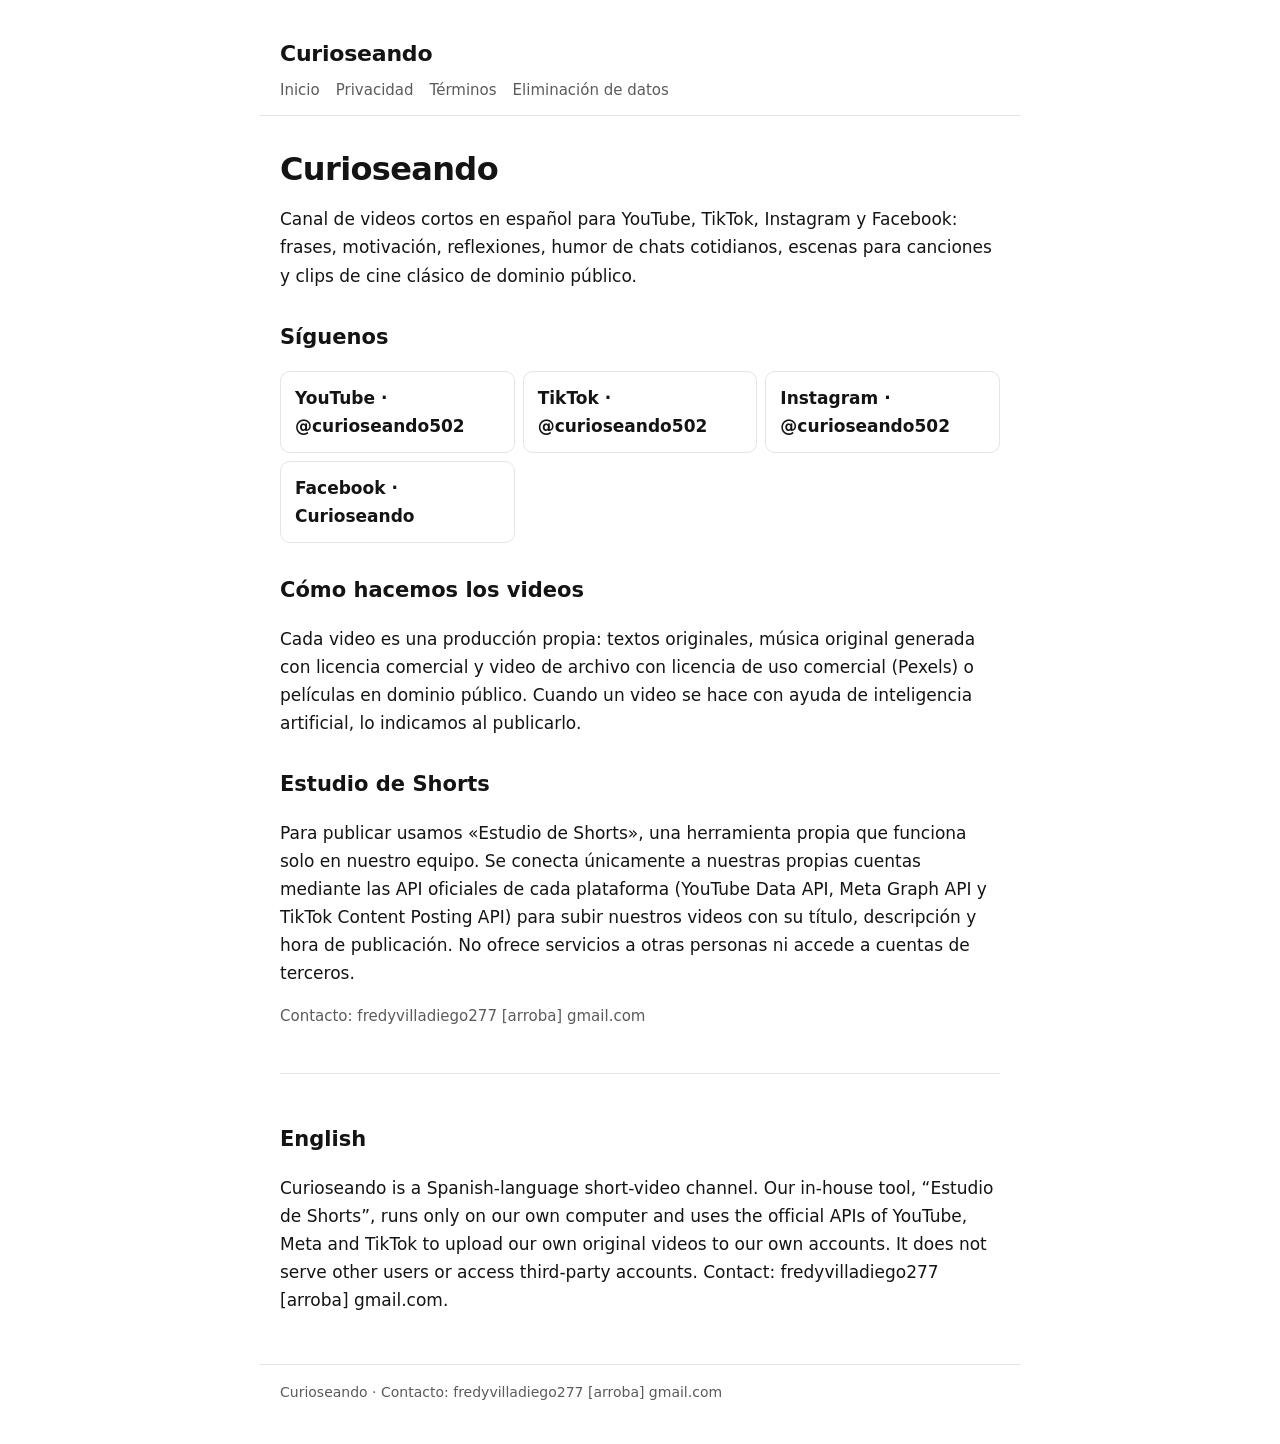
<file: index.html>
<!doctype html>
<html lang="es">
<head>
<meta charset="utf-8">
<meta name="viewport" content="width=device-width, initial-scale=1">
<title>Inicio · Curioseando</title>
<meta name="description" content="Curioseando: videos cortos originales en español.">
<link rel="stylesheet" href="estilo.css">
</head>
<body>
<header><a class="marca" href="index.html">Curioseando</a>
<nav><a href="index.html">Inicio</a><a href="privacidad.html">Privacidad</a><a href="terminos.html">Términos</a><a href="eliminacion-datos.html">Eliminación de datos</a></nav></header>
<main>
<h1>Curioseando</h1>
<p>Canal de videos cortos en español para YouTube, TikTok, Instagram y Facebook: frases, motivación, reflexiones, humor de chats cotidianos, escenas para canciones y clips de cine clásico de dominio público.</p>
<h2>Síguenos</h2>
<ul class="redes">
<li><a href="https://www.youtube.com/@curioseando502">YouTube · @curioseando502</a></li>
<li><a href="https://www.tiktok.com/@curioseando502">TikTok · @curioseando502</a></li>
<li><a href="https://www.instagram.com/curioseando502/">Instagram · @curioseando502</a></li>
<li><a href="https://www.facebook.com/profile.php?id=1395749370287990">Facebook · Curioseando</a></li>
</ul>
<h2>Cómo hacemos los videos</h2>
<p>Cada video es una producción propia: textos originales, música original generada con licencia comercial y video de archivo con licencia de uso comercial (Pexels) o películas en dominio público. Cuando un video se hace con ayuda de inteligencia artificial, lo indicamos al publicarlo.</p>
<h2>Estudio de Shorts</h2>
<p>Para publicar usamos «Estudio de Shorts», una herramienta propia que funciona solo en nuestro equipo. Se conecta únicamente a nuestras propias cuentas mediante las API oficiales de cada plataforma (YouTube Data API, Meta Graph API y TikTok Content Posting API) para subir nuestros videos con su título, descripción y hora de publicación. No ofrece servicios a otras personas ni accede a cuentas de terceros.</p>
<p class="nota">Contacto: fredyvilladiego277 [arroba] gmail.com</p>
<section class="en"><h2>English</h2>
<p>Curioseando is a Spanish-language short-video channel. Our in-house tool, “Estudio de Shorts”, runs only on our own computer and uses the official APIs of YouTube, Meta and TikTok to upload our own original videos to our own accounts. It does not serve other users or access third-party accounts. Contact: fredyvilladiego277 [arroba] gmail.com.</p></section>
</main>
<footer>Curioseando · Contacto: fredyvilladiego277 [arroba] gmail.com</footer>
</body>
</html>
</file>
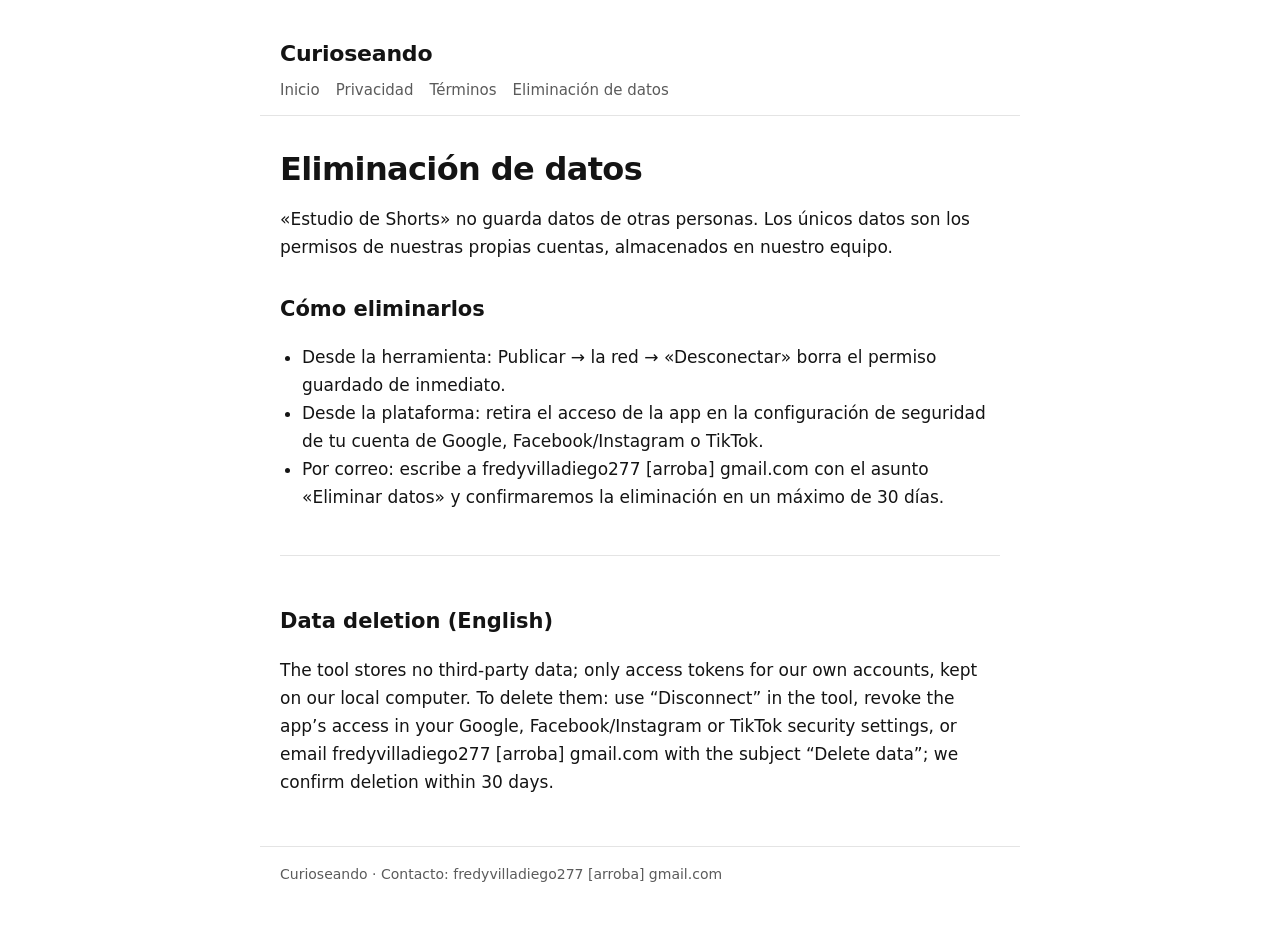
<file: eliminacion-datos.html>
<!doctype html>
<html lang="es">
<head>
<meta charset="utf-8">
<meta name="viewport" content="width=device-width, initial-scale=1">
<title>Eliminación de datos · Curioseando</title>
<meta name="description" content="Curioseando: videos cortos originales en español.">
<link rel="stylesheet" href="estilo.css">
</head>
<body>
<header><a class="marca" href="index.html">Curioseando</a>
<nav><a href="index.html">Inicio</a><a href="privacidad.html">Privacidad</a><a href="terminos.html">Términos</a><a href="eliminacion-datos.html">Eliminación de datos</a></nav></header>
<main>
<h1>Eliminación de datos</h1>
<p>«Estudio de Shorts» no guarda datos de otras personas. Los únicos datos son los permisos de nuestras propias cuentas, almacenados en nuestro equipo.</p>
<h2>Cómo eliminarlos</h2>
<ul><li>Desde la herramienta: Publicar → la red → «Desconectar» borra el permiso guardado de inmediato.</li>
<li>Desde la plataforma: retira el acceso de la app en la configuración de seguridad de tu cuenta de Google, Facebook/Instagram o TikTok.</li>
<li>Por correo: escribe a fredyvilladiego277 [arroba] gmail.com con el asunto «Eliminar datos» y confirmaremos la eliminación en un máximo de 30 días.</li></ul>
<section class="en"><h2>Data deletion (English)</h2>
<p>The tool stores no third-party data; only access tokens for our own accounts, kept on our local computer. To delete them: use “Disconnect” in the tool, revoke the app’s access in your Google, Facebook/Instagram or TikTok security settings, or email fredyvilladiego277 [arroba] gmail.com with the subject “Delete data”; we confirm deletion within 30 days.</p></section>
</main>
<footer>Curioseando · Contacto: fredyvilladiego277 [arroba] gmail.com</footer>
</body>
</html>
</file>
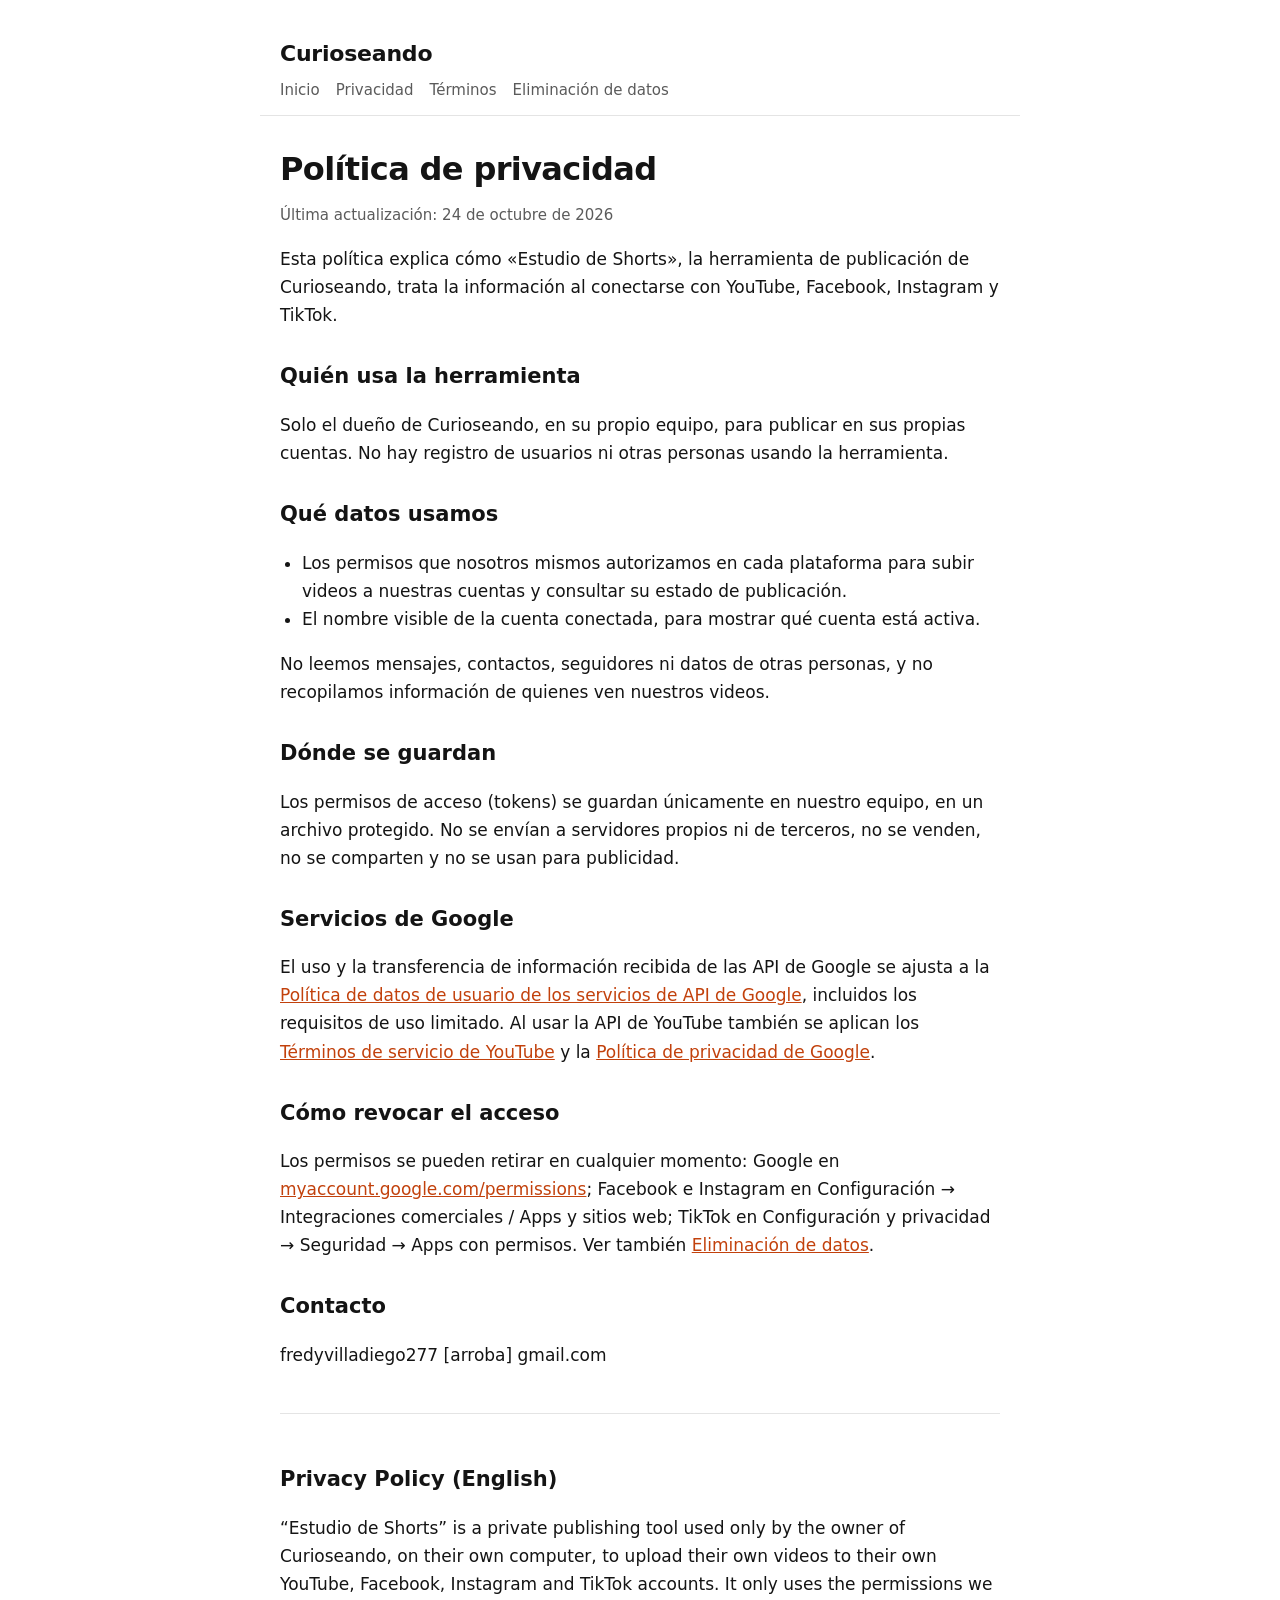
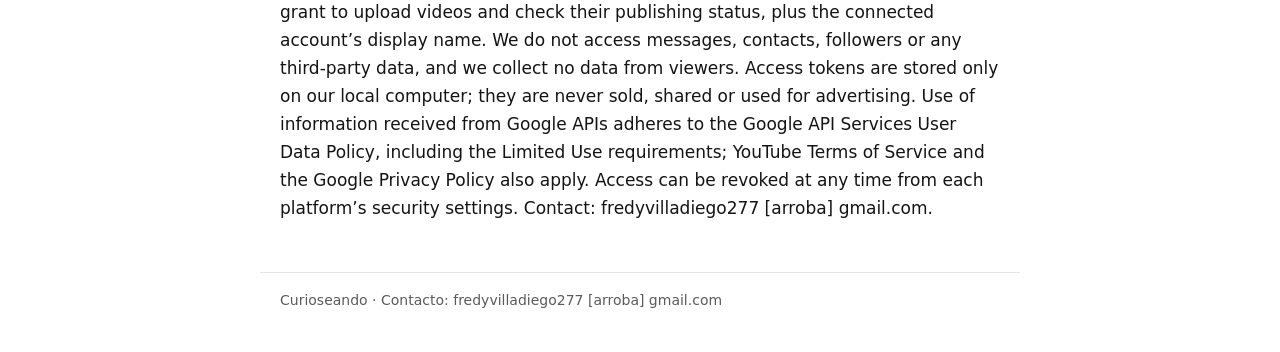
<file: privacidad.html>
<!doctype html>
<html lang="es">
<head>
<meta charset="utf-8">
<meta name="viewport" content="width=device-width, initial-scale=1">
<title>Política de privacidad · Curioseando</title>
<meta name="description" content="Curioseando: videos cortos originales en español.">
<link rel="stylesheet" href="estilo.css">
</head>
<body>
<header><a class="marca" href="index.html">Curioseando</a>
<nav><a href="index.html">Inicio</a><a href="privacidad.html">Privacidad</a><a href="terminos.html">Términos</a><a href="eliminacion-datos.html">Eliminación de datos</a></nav></header>
<main>
<h1>Política de privacidad</h1>
<p class="nota">Última actualización: 24 de octubre de 2026</p>
<p>Esta política explica cómo «Estudio de Shorts», la herramienta de publicación de Curioseando, trata la información al conectarse con YouTube, Facebook, Instagram y TikTok.</p>
<h2>Quién usa la herramienta</h2>
<p>Solo el dueño de Curioseando, en su propio equipo, para publicar en sus propias cuentas. No hay registro de usuarios ni otras personas usando la herramienta.</p>
<h2>Qué datos usamos</h2>
<ul><li>Los permisos que nosotros mismos autorizamos en cada plataforma para subir videos a nuestras cuentas y consultar su estado de publicación.</li>
<li>El nombre visible de la cuenta conectada, para mostrar qué cuenta está activa.</li></ul>
<p>No leemos mensajes, contactos, seguidores ni datos de otras personas, y no recopilamos información de quienes ven nuestros videos.</p>
<h2>Dónde se guardan</h2>
<p>Los permisos de acceso (tokens) se guardan únicamente en nuestro equipo, en un archivo protegido. No se envían a servidores propios ni de terceros, no se venden, no se comparten y no se usan para publicidad.</p>
<h2>Servicios de Google</h2>
<p>El uso y la transferencia de información recibida de las API de Google se ajusta a la <a href="https://developers.google.com/terms/api-services-user-data-policy">Política de datos de usuario de los servicios de API de Google</a>, incluidos los requisitos de uso limitado. Al usar la API de YouTube también se aplican los <a href="https://www.youtube.com/t/terms">Términos de servicio de YouTube</a> y la <a href="https://policies.google.com/privacy">Política de privacidad de Google</a>.</p>
<h2>Cómo revocar el acceso</h2>
<p>Los permisos se pueden retirar en cualquier momento: Google en <a href="https://myaccount.google.com/permissions">myaccount.google.com/permissions</a>; Facebook e Instagram en Configuración → Integraciones comerciales / Apps y sitios web; TikTok en Configuración y privacidad → Seguridad → Apps con permisos. Ver también <a href="eliminacion-datos.html">Eliminación de datos</a>.</p>
<h2>Contacto</h2><p>fredyvilladiego277 [arroba] gmail.com</p>
<section class="en"><h2>Privacy Policy (English)</h2>
<p>“Estudio de Shorts” is a private publishing tool used only by the owner of Curioseando, on their own computer, to upload their own videos to their own YouTube, Facebook, Instagram and TikTok accounts. It only uses the permissions we grant to upload videos and check their publishing status, plus the connected account’s display name. We do not access messages, contacts, followers or any third-party data, and we collect no data from viewers. Access tokens are stored only on our local computer; they are never sold, shared or used for advertising. Use of information received from Google APIs adheres to the Google API Services User Data Policy, including the Limited Use requirements; YouTube Terms of Service and the Google Privacy Policy also apply. Access can be revoked at any time from each platform’s security settings. Contact: fredyvilladiego277 [arroba] gmail.com.</p></section>
</main>
<footer>Curioseando · Contacto: fredyvilladiego277 [arroba] gmail.com</footer>
</body>
</html>
</file>
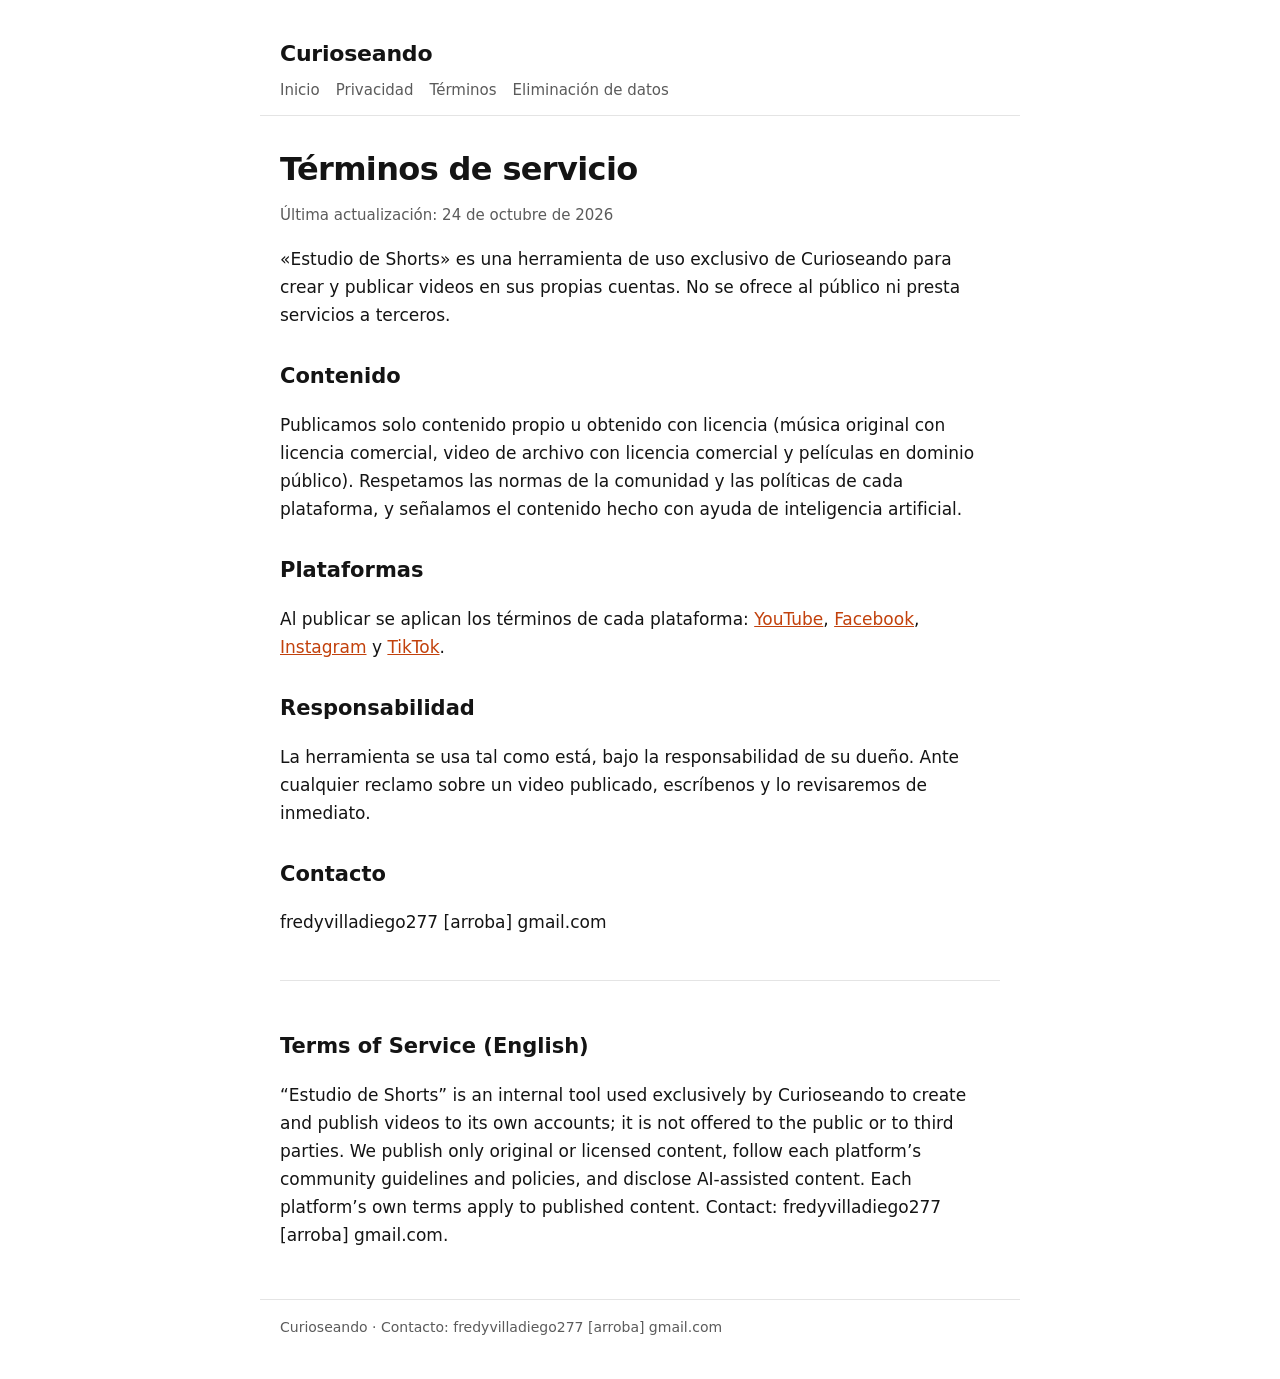
<file: terminos.html>
<!doctype html>
<html lang="es">
<head>
<meta charset="utf-8">
<meta name="viewport" content="width=device-width, initial-scale=1">
<title>Términos de servicio · Curioseando</title>
<meta name="description" content="Curioseando: videos cortos originales en español.">
<link rel="stylesheet" href="estilo.css">
</head>
<body>
<header><a class="marca" href="index.html">Curioseando</a>
<nav><a href="index.html">Inicio</a><a href="privacidad.html">Privacidad</a><a href="terminos.html">Términos</a><a href="eliminacion-datos.html">Eliminación de datos</a></nav></header>
<main>
<h1>Términos de servicio</h1>
<p class="nota">Última actualización: 24 de octubre de 2026</p>
<p>«Estudio de Shorts» es una herramienta de uso exclusivo de Curioseando para crear y publicar videos en sus propias cuentas. No se ofrece al público ni presta servicios a terceros.</p>
<h2>Contenido</h2>
<p>Publicamos solo contenido propio u obtenido con licencia (música original con licencia comercial, video de archivo con licencia comercial y películas en dominio público). Respetamos las normas de la comunidad y las políticas de cada plataforma, y señalamos el contenido hecho con ayuda de inteligencia artificial.</p>
<h2>Plataformas</h2>
<p>Al publicar se aplican los términos de cada plataforma: <a href="https://www.youtube.com/t/terms">YouTube</a>, <a href="https://www.facebook.com/terms">Facebook</a>, <a href="https://help.instagram.com/581066165581870">Instagram</a> y <a href="https://www.tiktok.com/legal/terms-of-service">TikTok</a>.</p>
<h2>Responsabilidad</h2>
<p>La herramienta se usa tal como está, bajo la responsabilidad de su dueño. Ante cualquier reclamo sobre un video publicado, escríbenos y lo revisaremos de inmediato.</p>
<h2>Contacto</h2><p>fredyvilladiego277 [arroba] gmail.com</p>
<section class="en"><h2>Terms of Service (English)</h2>
<p>“Estudio de Shorts” is an internal tool used exclusively by Curioseando to create and publish videos to its own accounts; it is not offered to the public or to third parties. We publish only original or licensed content, follow each platform’s community guidelines and policies, and disclose AI-assisted content. Each platform’s own terms apply to published content. Contact: fredyvilladiego277 [arroba] gmail.com.</p></section>
</main>
<footer>Curioseando · Contacto: fredyvilladiego277 [arroba] gmail.com</footer>
</body>
</html>
</file>
<file: estilo.css>
:root{--tinta:#141414;--suave:#5b5b5b;--linea:#e4e4e4;--fondo:#ffffff;--acento:#c2410c}
@media (prefers-color-scheme:dark){:root{--tinta:#ececec;--suave:#a3a3a3;--linea:#2c2c2c;--fondo:#111111;--acento:#fb923c}}
*{box-sizing:border-box}
body{margin:0;background:var(--fondo);color:var(--tinta);font:17px/1.65 system-ui,-apple-system,"Segoe UI",Roboto,sans-serif}
main,header,footer{max-width:760px;margin:0 auto;padding:0 20px}
header{padding-top:36px;padding-bottom:12px;border-bottom:1px solid var(--linea)}
header a.marca{font-weight:800;font-size:22px;color:var(--tinta);text-decoration:none;letter-spacing:-.01em}
nav{margin-top:6px;display:flex;gap:16px;flex-wrap:wrap;font-size:15px}
nav a{color:var(--suave);text-decoration:none}nav a:hover{color:var(--acento)}
h1{font-size:32px;line-height:1.2;margin:34px 0 10px;letter-spacing:-.02em}
h2{font-size:21px;margin:30px 0 6px}
p,li{color:var(--tinta)}.nota{color:var(--suave);font-size:15px}
a{color:var(--acento)}
ul{padding-left:22px}
.en{margin-top:44px;padding-top:18px;border-top:1px solid var(--linea)}
footer{margin-top:50px;padding-top:16px;padding-bottom:40px;border-top:1px solid var(--linea);font-size:14px;color:var(--suave)}
.redes{list-style:none;padding:0;display:grid;gap:8px;grid-template-columns:repeat(auto-fit,minmax(220px,1fr))}
.redes a{display:block;padding:12px 14px;border:1px solid var(--linea);border-radius:10px;text-decoration:none;color:var(--tinta);font-weight:600}
.redes a:hover{border-color:var(--acento);color:var(--acento)}
</file>
